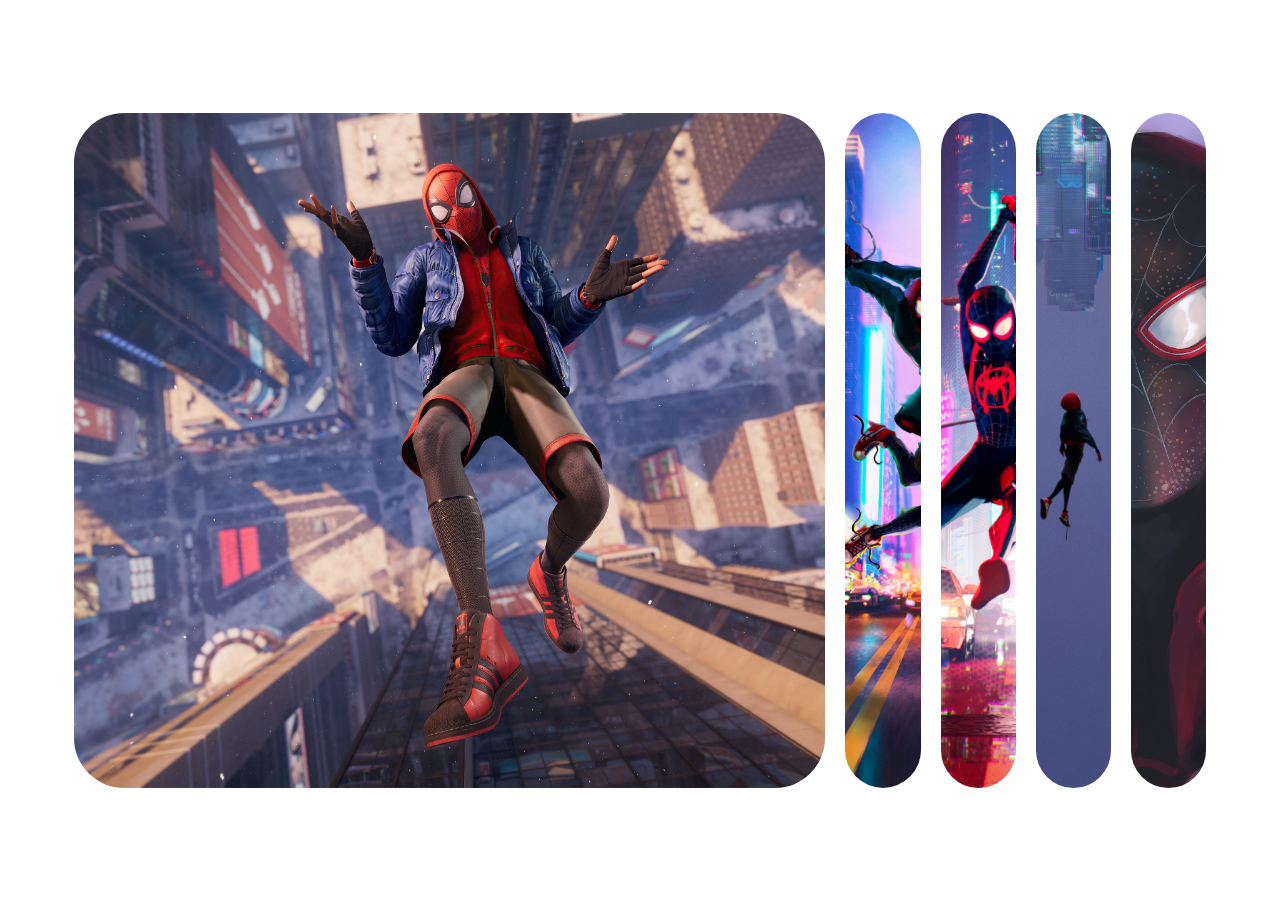
<file: first/index.html>
<!DOCTYPE html>
<html lang="en">
<head>
    <meta charset="UTF-8">
    <meta name="viewport" content="width=device-width, initial-scale=1.0">
    <title>first</title>
    <link rel="stylesheet" href="styles.css">
</head>
<body>
    <div class="container">
        <div class="slide active" style="background-image: url(/first/images/firstimg.jpg);"></div>
        <div class="slide" style="background-image: url(/first/images/secondimg.jpg);"></div>
        <div class="slide" style="background-image: url(/first/images/thirdimg.jpg);"></div>
        <div class="slide" style="background-image: url(/first/images/fourthimg.jpg);"></div>
        <div class="slide" style="background-image: url(/first/images/fifthimg.jpg);"></div>
    </div>
    <script src="index.js"></script>
</body>
</html>
</file>
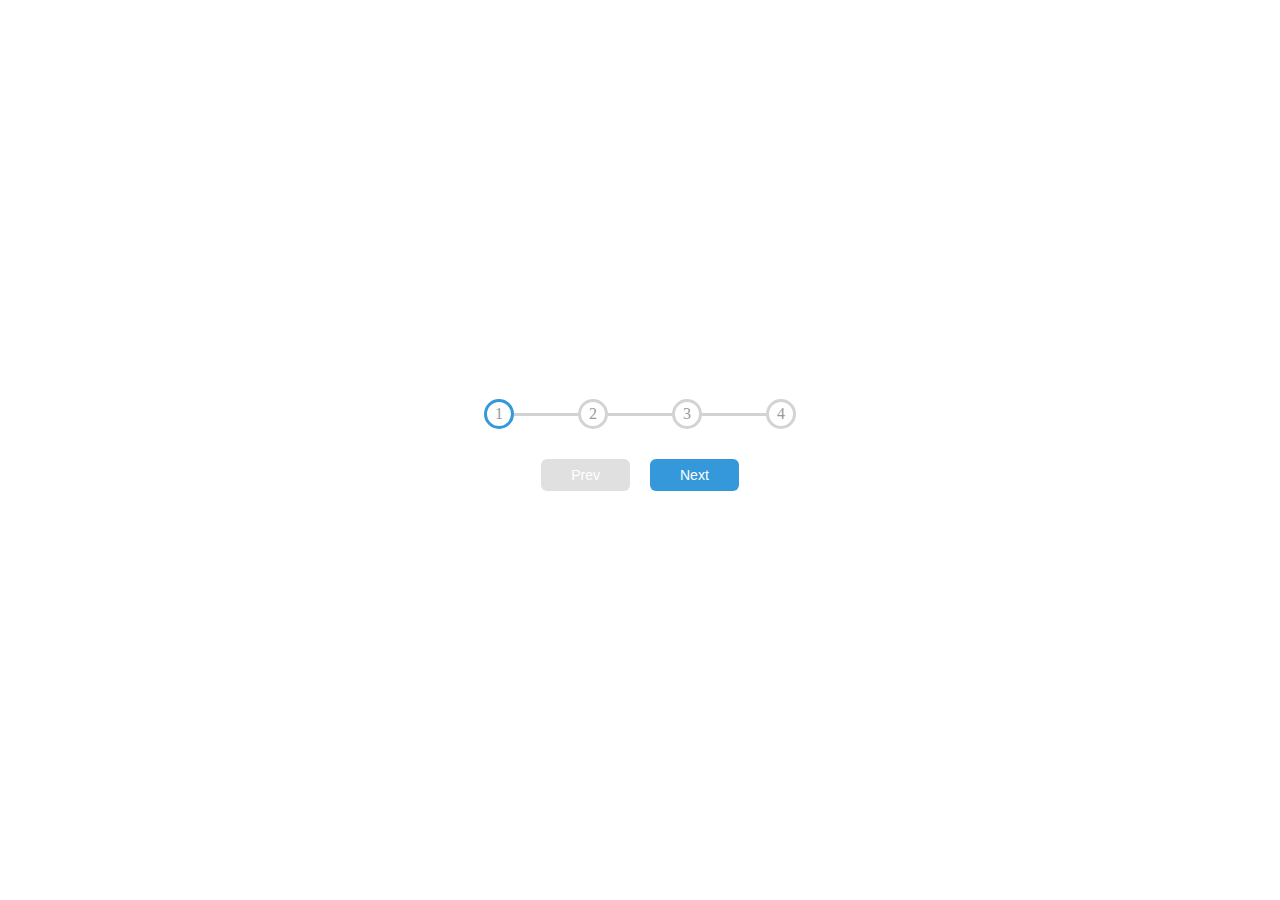
<file: second/index.html>
<!DOCTYPE html>
<html lang="en">
<head>
    <meta charset="UTF-8">
    <meta name="viewport" content="width=device-width, initial-scale=1.0">
    <title>second</title>
    <link rel="stylesheet" href="styles.css">
</head>
<body>
    
   <div class="container">
    <span class="index active">1</span>
    <div class="line "></div>
    <span class="index">2</span>
    <div class="line"></div>
    <span class="index">3</span>
    <div class="line"></div>
    <span class="index">4 </span>
   </div>

   <div class="buttons">
    <button class="btn">Prev</button>
    <button class ="btn active_btn">Next</button>
   </div>

    <script src="index.js"></script>
</body>
</html>
</file>
<file: first/styles.css>
body
{
    margin: 0;
}
*
{
    box-sizing: border-box;
}
.container
{
    display: flex;
    height: 100vh;
   align-items: center;
   justify-content:center;
   /* overflow:auto; */
   padding: 0 5vw
   
}

.slide{
    /* background-color: red; */
    height: 75vh;
    flex: .5;
    border-radius: 50px;
    margin: 10px;
    background-position: center;
    background-repeat: no-repeat;
    background-size: cover;
    cursor: pointer;
    position: relative;
    transition: flex .7s ease-in;
}
.active
{
    flex: 5;
}
</file>
<file: second/styles.css>
* 
{
    box-sizing: border-box;
    margin: 0;
}

body{
    display: flex;
    justify-content: center;
    align-items: center;
    height: 100vh;
    flex-direction: column;
}

.container
{
    display: flex;
    /* height: 10vh; */
    /* width: 25vw; */
   /* justify-content: space-between; */
}
.index
{

    border: 3px solid lightgray;
    color: #999;
    border-radius:50%;
    text-align: center;
    height: 30px;
    width: 30px;
    display: flex;
    align-items: center;
    justify-content: center;
    transition: .4s ease-in;

    
}
.line
{
    height: 3px;
    width: 5vw;
    background-color: lightgray;
    margin: auto;
    transition: 0.4s linear;

}

.buttons
{   
    padding-top: 20px;
    display: flex;
    align-items: center;
    justify-content: center;   

}
.btn
{
  
    background-color: #e0e0e0;
    color: #fff;
    border: 0;
    border-radius: 6px;
    cursor: pointer;
   
    padding: 8px 30px;
    margin: 10px;
    font-size: 14px; 

    
}
.active
{
  border-color:  #3498db;
}

.active_line
{
    background-color: #3498db;
}

.active_btn
{
    background-color: #3498db;
}
</file>
